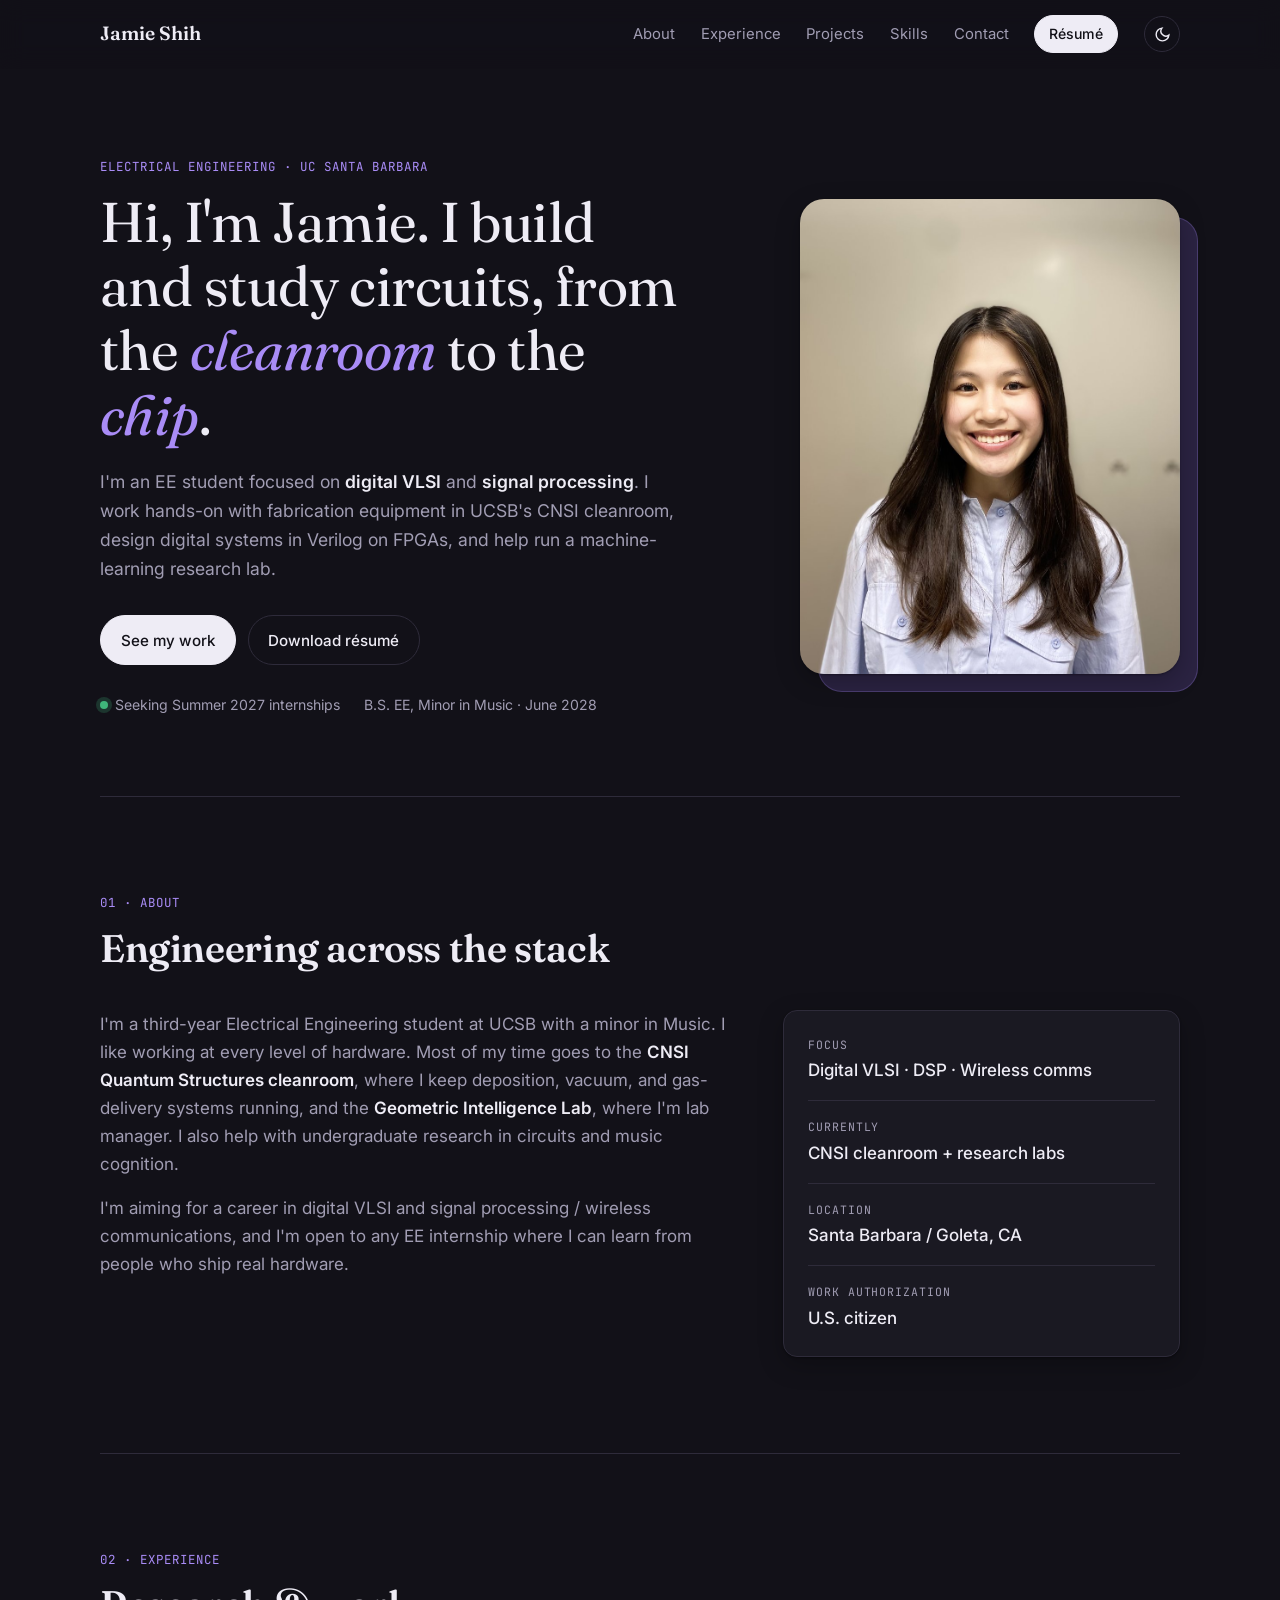
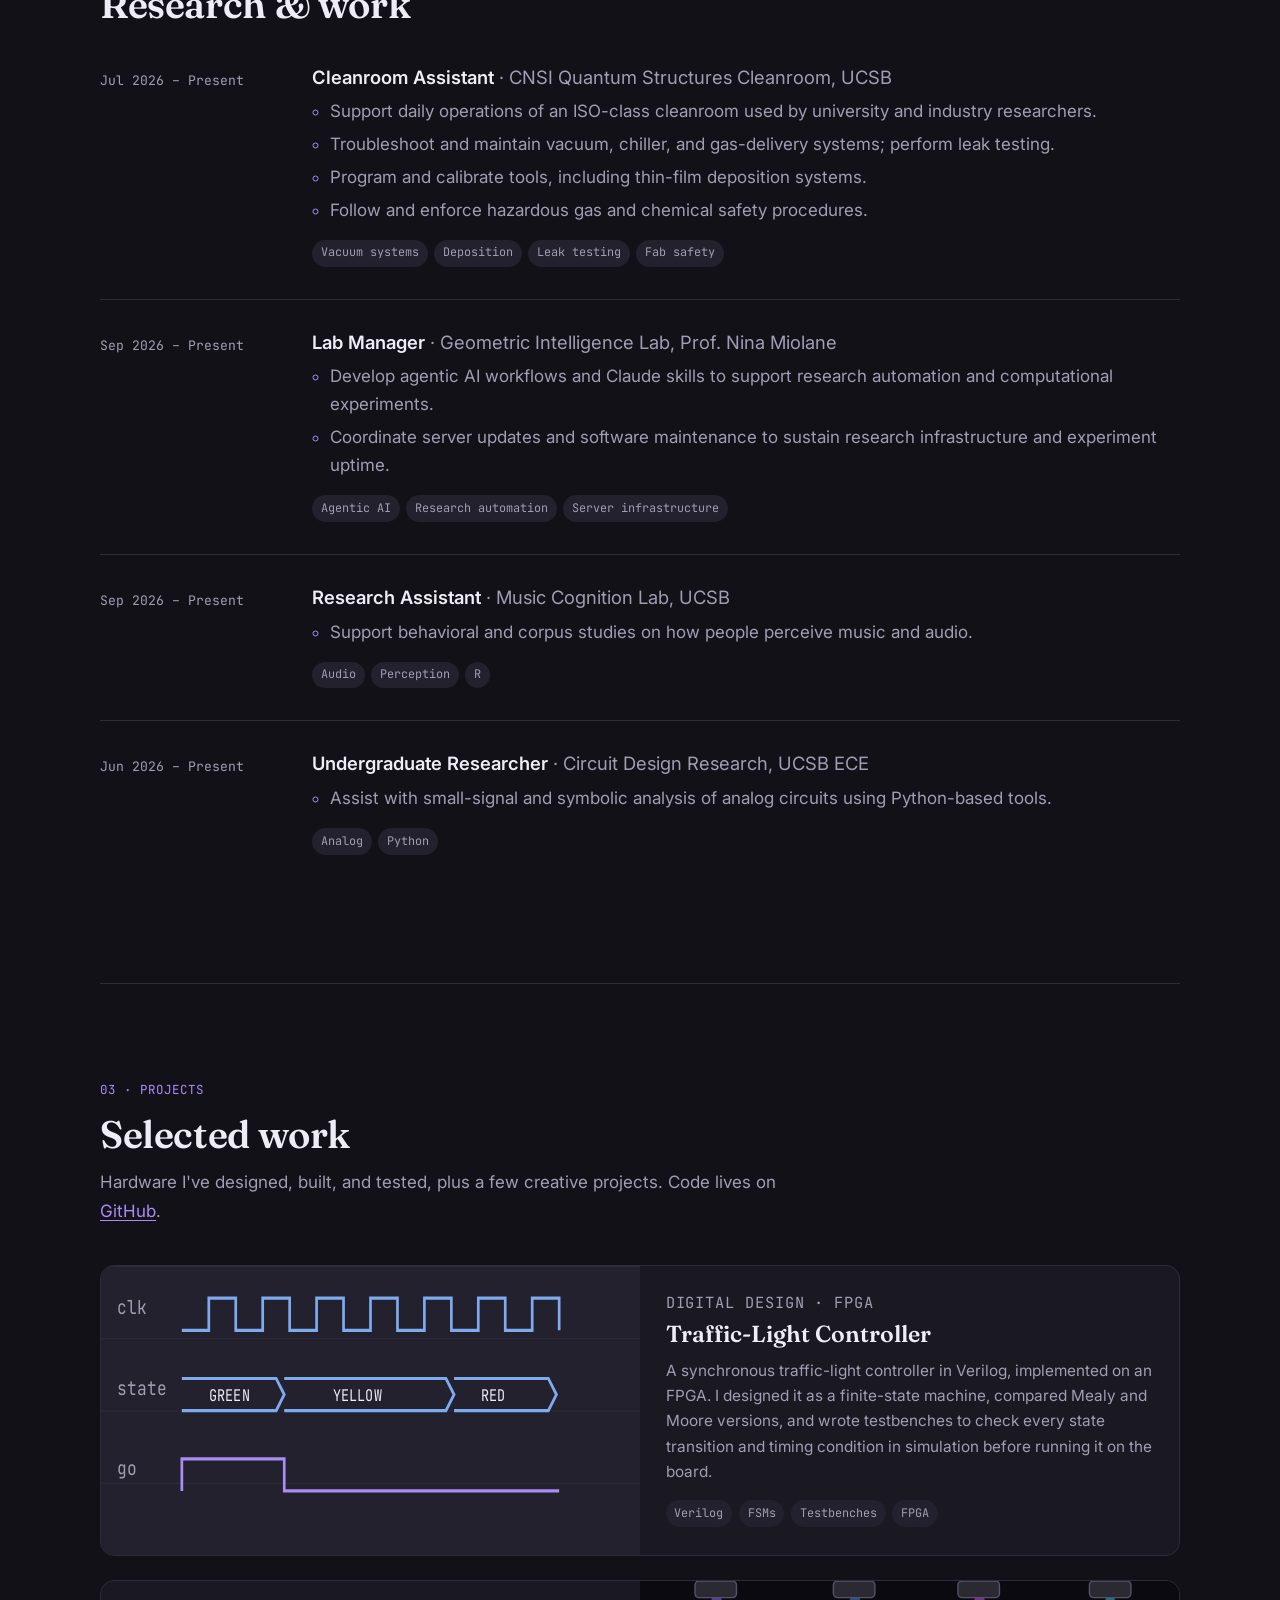
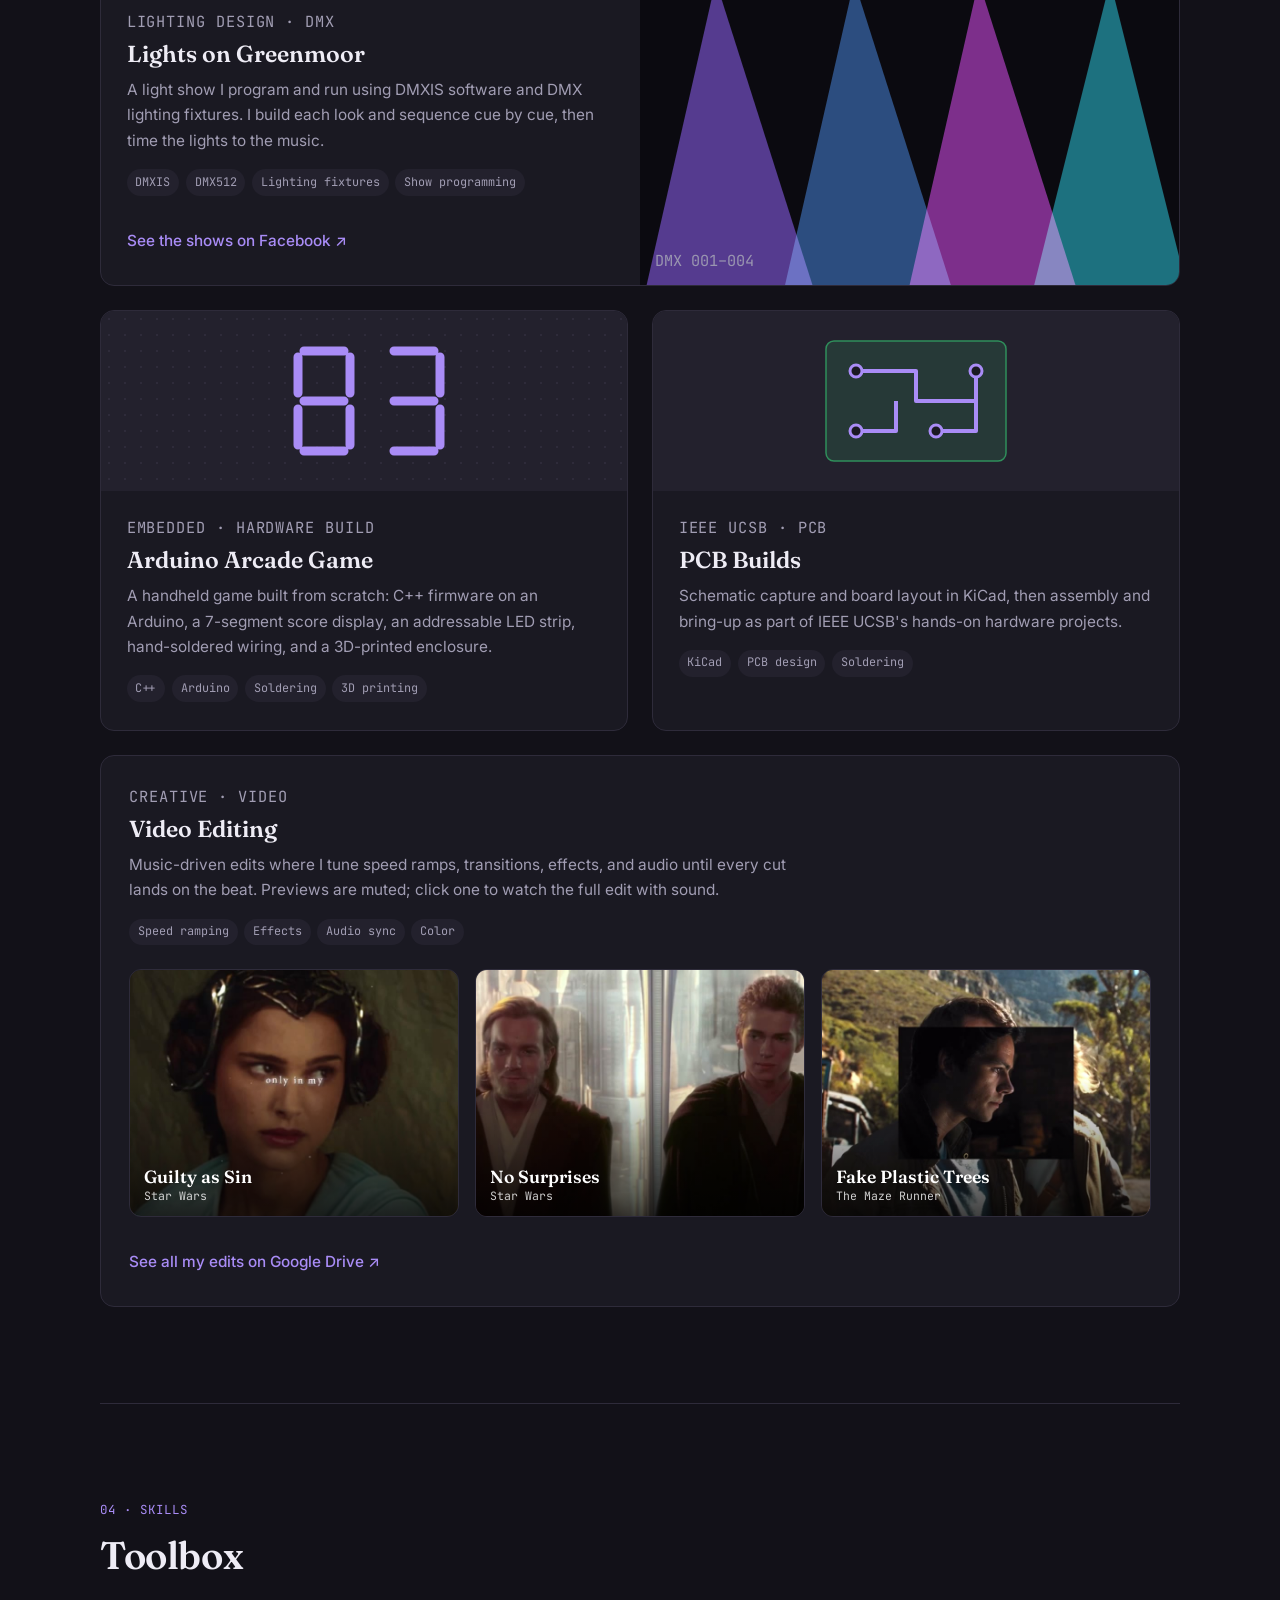
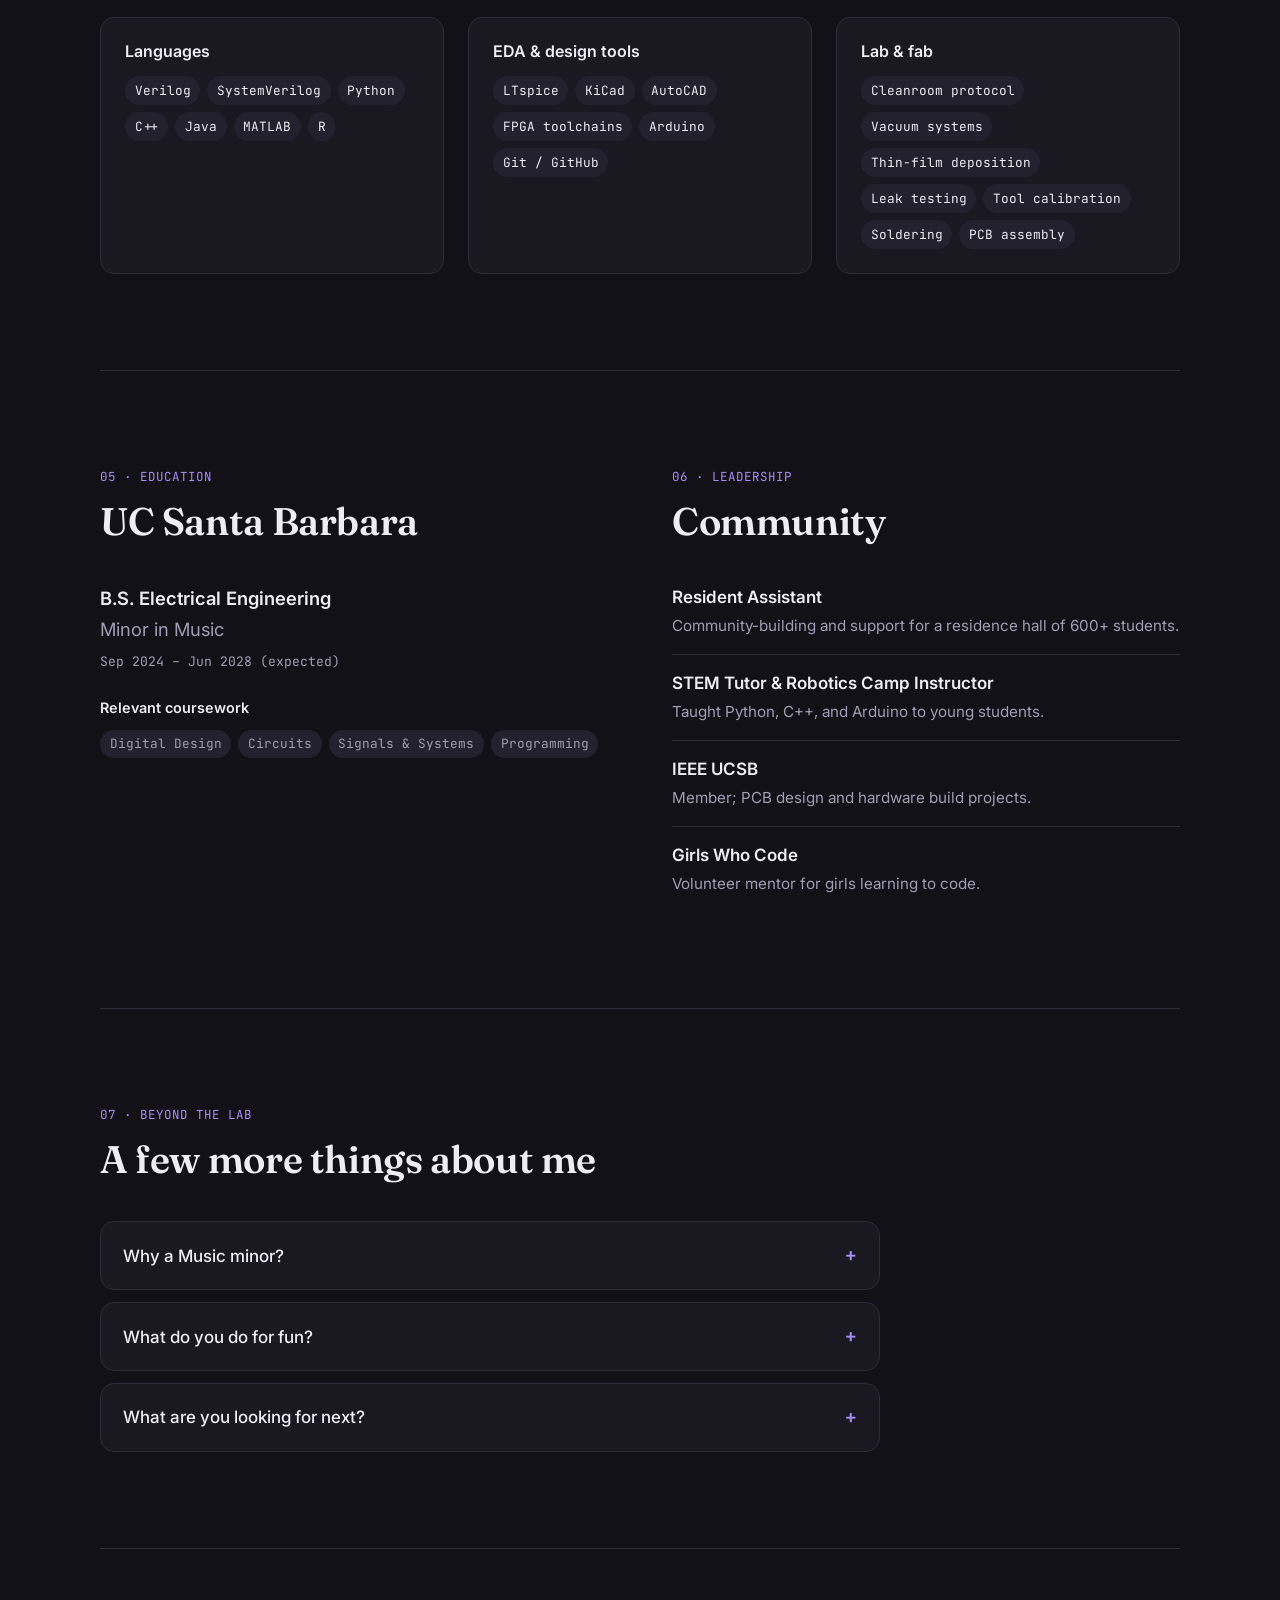
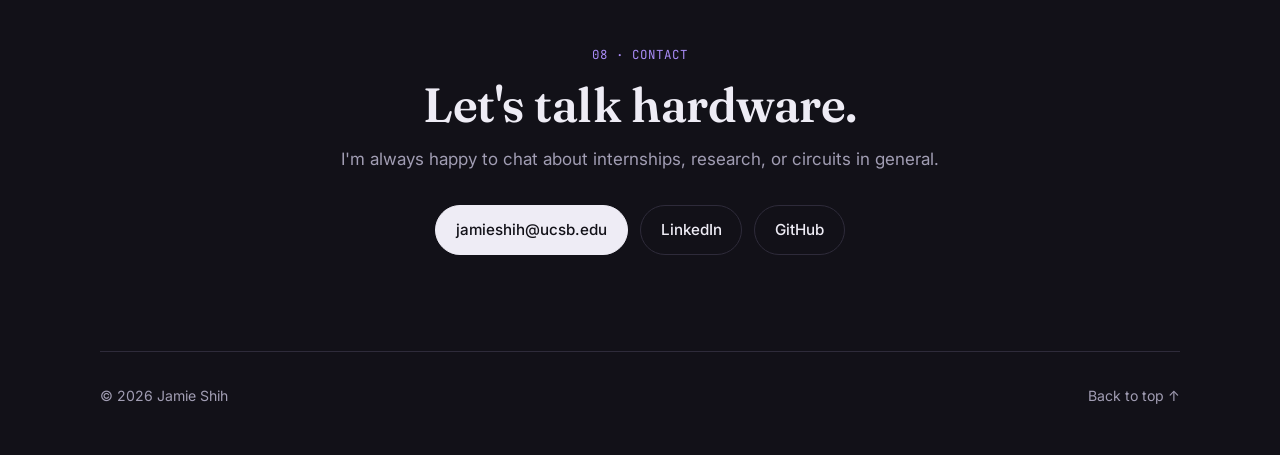
<file: index.html>
<!DOCTYPE html>
<html lang="en" data-theme="dark">
<head>
  <meta charset="UTF-8">
  <meta name="viewport" content="width=device-width, initial-scale=1.0">
  <meta name="theme-color" content="#121118">
  <title>Jamie Shih · Electrical Engineering</title>
  <meta name="description" content="Jamie Shih — Electrical Engineering student at UC Santa Barbara working on digital VLSI, signal processing, and cleanroom fabrication.">
  <meta property="og:title" content="Jamie Shih · Electrical Engineering">
  <meta property="og:description" content="EE @ UCSB · Digital VLSI, signal processing, cleanroom fabrication.">
  <meta property="og:image" content="images/jamie.jpg">
  <link rel="icon" href="data:image/svg+xml,%3Csvg xmlns='http://www.w3.org/2000/svg' viewBox='0 0 32 32'%3E%3Crect width='32' height='32' rx='8' fill='%236c4ccf'/%3E%3Ctext x='16' y='22' font-family='Arial' font-weight='700' font-size='15' text-anchor='middle' fill='white'%3EJS%3C/text%3E%3C/svg%3E">
  <link rel="preconnect" href="https://fonts.googleapis.com">
  <link rel="preconnect" href="https://fonts.gstatic.com" crossorigin>
  <link href="https://fonts.googleapis.com/css2?family=Fraunces:opsz,wght@9..144,400;9..144,600&family=Inter:wght@400;500;600&family=JetBrains+Mono:wght@400;500&display=swap" rel="stylesheet">
  <link rel="stylesheet" href="style.css">
  <script>
    // Apply saved theme before paint to avoid a flash
    try { const t = localStorage.getItem('theme'); if (t) document.documentElement.dataset.theme = t; } catch (e) {}
  </script>
</head>
<body>
  <a class="skip" href="#main">Skip to content</a>

  <!-- ============ NAV ============ -->
  <header class="nav" id="top">
    <div class="wrap nav__inner">
      <a href="#top" class="nav__logo">Jamie Shih</a>
      <button class="nav__toggle" aria-label="Open menu" aria-expanded="false" aria-controls="nav-links">
        <span></span><span></span>
      </button>
      <nav id="nav-links" class="nav__links" aria-label="Primary">
        <a href="#about">About</a>
        <a href="#experience">Experience</a>
        <a href="#projects">Projects</a>
        <a href="#skills">Skills</a>
        <a href="#contact">Contact</a>
        <a href="resume.pdf" class="btn btn--small" target="_blank" rel="noopener">Résumé</a>
        <button class="theme-toggle" aria-label="Toggle dark mode" title="Toggle theme">
          <svg class="i-sun" viewBox="0 0 24 24" aria-hidden="true"><circle cx="12" cy="12" r="4"/><path d="M12 2v2M12 20v2M4.9 4.9l1.4 1.4M17.7 17.7l1.4 1.4M2 12h2M20 12h2M4.9 19.1l1.4-1.4M17.7 6.3l1.4-1.4"/></svg>
          <svg class="i-moon" viewBox="0 0 24 24" aria-hidden="true"><path d="M21 12.8A9 9 0 1 1 11.2 3a7 7 0 0 0 9.8 9.8z"/></svg>
        </button>
      </nav>
    </div>
  </header>

  <main id="main">

    <!-- ============ HERO ============ -->
    <section class="hero wrap">
      <div class="hero__text">
        <p class="eyebrow">Electrical Engineering · UC Santa Barbara</p>
        <h1>Hi, I'm Jamie. I build and study circuits, from the <em>cleanroom</em> to the <em>chip</em>.</h1>
        <p class="lede">
          I'm an EE student focused on <strong>digital VLSI</strong> and <strong>signal processing</strong>.
          I work hands-on with fabrication equipment in UCSB's CNSI cleanroom, design digital
          systems in Verilog on FPGAs, and help run a machine-learning research lab.
        </p>
        <div class="hero__cta">
          <a href="#projects" class="btn">See my work</a>
          <a href="resume.pdf" class="btn btn--ghost" target="_blank" rel="noopener">Download résumé</a>
        </div>
        <ul class="hero__meta">
          <li><span class="dot dot--live"></span>Seeking Summer 2027 internships</li>
          <li>B.S. EE, Minor in Music · June 2028</li>
        </ul>
      </div>
      <figure class="hero__photo">
        <img src="images/jamie.jpg" alt="Portrait of Jamie Shih" width="883" height="1200">
      </figure>
    </section>

    <!-- ============ ABOUT ============ -->
    <section id="about" class="section wrap">
      <div class="section__head">
        <p class="eyebrow">01 · About</p>
        <h2>Engineering across the stack</h2>
      </div>
      <div class="about">
        <div class="about__body">
          <p>
            I'm a third-year Electrical Engineering student at UCSB with a minor in Music.
            I like working at every level of hardware. Most of my time goes to the
            <strong>CNSI Quantum Structures cleanroom</strong>, where I keep deposition, vacuum,
            and gas-delivery systems running, and the <strong>Geometric Intelligence Lab</strong>,
            where I'm lab manager. I also help with undergraduate research in circuits and music cognition.
          </p>
          <p>
            I'm aiming for a career in digital VLSI and signal processing / wireless communications,
            and I'm open to any EE internship where I can learn from people who ship real hardware.
          </p>
        </div>
        <dl class="facts">
          <div><dt>Focus</dt><dd>Digital VLSI · DSP · Wireless comms</dd></div>
          <div><dt>Currently</dt><dd>CNSI cleanroom + research labs</dd></div>
          <div><dt>Location</dt><dd>Santa Barbara / Goleta, CA</dd></div>
          <div><dt>Work authorization</dt><dd>U.S. citizen</dd></div>
        </dl>
      </div>
    </section>

    <!-- ============ EXPERIENCE ============ -->
    <section id="experience" class="section wrap">
      <div class="section__head">
        <p class="eyebrow">02 · Experience</p>
        <h2>Research &amp; work</h2>
      </div>

      <ol class="timeline">
        <li class="job">
          <div class="job__when">Jul 2026 – Present</div>
          <div class="job__body">
            <h3>Cleanroom Assistant <span>· CNSI Quantum Structures Cleanroom, UCSB</span></h3>
            <ul>
              <li>Support daily operations of an ISO-class cleanroom used by university and industry researchers.</li>
              <li>Troubleshoot and maintain vacuum, chiller, and gas-delivery systems; perform leak testing.</li>
              <li>Program and calibrate tools, including thin-film deposition systems.</li>
              <li>Follow and enforce hazardous gas and chemical safety procedures.</li>
            </ul>
            <p class="tags"><span>Vacuum systems</span><span>Deposition</span><span>Leak testing</span><span>Fab safety</span></p>
          </div>
        </li>

        <li class="job">
          <div class="job__when">Sep 2026 – Present</div>
          <div class="job__body">
            <h3>Lab Manager <span>· Geometric Intelligence Lab, Prof. Nina Miolane</span></h3>
            <ul>
              <li>Develop agentic AI workflows and Claude skills to support research automation and computational experiments.</li>
              <li>Coordinate server updates and software maintenance to sustain research infrastructure and experiment uptime.</li>
            </ul>
            <p class="tags"><span>Agentic AI</span><span>Research automation</span><span>Server infrastructure</span></p>
          </div>
        </li>

        <li class="job">
          <div class="job__when">Sep 2026 – Present</div>
          <div class="job__body">
            <h3>Research Assistant <span>· Music Cognition Lab, UCSB</span></h3>
            <ul>
              <li>Support behavioral and corpus studies on how people perceive music and audio.</li>
            </ul>
            <p class="tags"><span>Audio</span><span>Perception</span><span>R</span></p>
          </div>
        </li>
        <li class="job">
          <div class="job__when">Jun 2026 – Present</div>
          <div class="job__body">
            <h3>Undergraduate Researcher <span>· Circuit Design Research, UCSB ECE</span></h3>
            <ul>
              <li>Assist with small-signal and symbolic analysis of analog circuits using Python-based tools.</li>
            </ul>
            <p class="tags"><span>Analog</span><span>Python</span></p>
          </div>
        </li>
      </ol>
    </section>

    <!-- ============ PROJECTS ============ -->
    <section id="projects" class="section wrap">
      <div class="section__head">
        <p class="eyebrow">03 · Projects</p>
        <h2>Selected work</h2>
        <p class="section__sub">Hardware I've designed, built, and tested, plus a few creative projects. Code lives on <a href="https://github.com/jamiedshih" target="_blank" rel="noopener">GitHub</a>.</p>
      </div>

      <div class="projects">
        <!-- Project card: to add a photo, replace the <svg> inside .card__media with
             <img src="images/your-photo.jpg" alt="description"> -->
        <article class="card card--feature">
          <div class="card__media card__media--wave" aria-hidden="true">
            <svg viewBox="0 0 400 180" preserveAspectRatio="none">
              <g class="wave">
                <text x="12" y="30">clk</text>
                <path d="M60 40 h20 v-20 h20 v20 h20 v-20 h20 v20 h20 v-20 h20 v20 h20 v-20 h20 v20 h20 v-20 h20 v20 h20 v-20 h20 v20 h20 v-20 h20 v20"/>
                <text x="12" y="80">state</text>
                <path d="M60 70 h70 l6 10 l-6 10 h-70 M136 70 h120 l6 10 l-6 10 h-120 M262 70 h70 l6 10 l-6 10 h-70"/>
                <text x="80" y="84" class="lbl">GREEN</text><text x="172" y="84" class="lbl">YELLOW</text><text x="282" y="84" class="lbl">RED</text>
                <text x="12" y="130">go</text>
                <path class="hi" d="M60 140 v-20 h76 v20 h204"/>
              </g>
            </svg>
          </div>
          <div class="card__body">
            <p class="card__kicker">Digital design · FPGA</p>
            <h3>Traffic-Light Controller</h3>
            <p>A synchronous traffic-light controller in Verilog, implemented on an FPGA. I designed it as a finite-state machine, compared Mealy and Moore versions, and wrote testbenches to check every state transition and timing condition in simulation before running it on the board.</p>
            <p class="tags"><span>Verilog</span><span>FSMs</span><span>Testbenches</span><span>FPGA</span></p>
            <!-- <a class="card__link" href="https://github.com/jamiedshih/REPO">View code →</a> -->
          </div>
        </article>

        <article class="card card--feature card--reverse">
          <!-- To show a video here, replace the <svg> with:
               <video src="videos/lightshow.mp4" poster="images/lightshow.jpg" autoplay muted loop playsinline></video> -->
          <div class="card__media card__media--stage" aria-hidden="true">
            <svg viewBox="0 0 400 220" preserveAspectRatio="xMidYMid slice">
              <g class="beams">
                <path class="b1" d="M60 0 L10 220 H130 Z"/>
                <path class="b2" d="M160 0 L110 220 H230 Z"/>
                <path class="b3" d="M250 0 L200 220 H320 Z"/>
                <path class="b4" d="M345 0 L290 220 H400 Z"/>
              </g>
              <g class="fixtures">
                <rect x="45" y="0" width="30" height="12" rx="3"/><rect x="145" y="0" width="30" height="12" rx="3"/>
                <rect x="235" y="0" width="30" height="12" rx="3"/><rect x="330" y="0" width="30" height="12" rx="3"/>
              </g>
              <g class="dmx">
                <text x="16" y="206">DMX 001–004</text>
              </g>
            </svg>
          </div>
          <div class="card__body">
            <p class="card__kicker">Lighting design · DMX</p>
            <h3>Lights on Greenmoor</h3>
            <!-- Check this description and add details: how many fixtures/channels, how long each show runs, how many shows. -->
            <p>A light show I program and run using DMXIS software and DMX lighting fixtures. I build each look and sequence cue by cue, then time the lights to the music.</p>
            <p class="tags"><span>DMXIS</span><span>DMX512</span><span>Lighting fixtures</span><span>Show programming</span></p>
            <p class="card__links"><a class="card__link" href="https://www.facebook.com/p/Lights-on-Greenmoor-100088419817607/" target="_blank" rel="noopener">See the shows on Facebook ↗</a></p>
          </div>
        </article>

        <article class="card">
          <div class="card__media card__media--grid" aria-hidden="true">
            <svg viewBox="0 0 400 180">
              <g class="seg">
                <path d="M140 40 h40 M186 46 v36 M186 98 v36 M140 140 h40 M134 98 v36 M134 46 v36 M140 90 h40"/>
                <path d="M230 40 h40 M276 46 v36 M276 98 v36 M230 140 h40 M230 90 h40" />
              </g>
            </svg>
          </div>
          <div class="card__body">
            <p class="card__kicker">Embedded · Hardware build</p>
            <h3>Arduino Arcade Game</h3>
            <p>A handheld game built from scratch: C++ firmware on an Arduino, a 7-segment score display, an addressable LED strip, hand-soldered wiring, and a 3D-printed enclosure.</p>
            <p class="tags"><span>C++</span><span>Arduino</span><span>Soldering</span><span>3D printing</span></p>
          </div>
        </article>


        <article class="card">
          <div class="card__media card__media--pcb" aria-hidden="true">
            <svg viewBox="0 0 400 180">
              <rect x="110" y="30" width="180" height="120" rx="8" class="board"/>
              <path class="trace" d="M140 60 h60 v30 h60 M140 120 h40 v-30 M260 60 v60 h-40"/>
              <circle cx="140" cy="60" r="6"/><circle cx="140" cy="120" r="6"/><circle cx="260" cy="60" r="6"/><circle cx="220" cy="120" r="6"/>
            </svg>
          </div>
          <div class="card__body">
            <p class="card__kicker">IEEE UCSB · PCB</p>
            <h3>PCB Builds</h3>
            <p>Schematic capture and board layout in KiCad, then assembly and bring-up as part of IEEE UCSB's hands-on hardware projects.</p>
            <p class="tags"><span>KiCad</span><span>PCB design</span><span>Soldering</span></p>
          </div>
        </article>
      </div>

      <article class="card card--wide">
        <div class="card__body">
          <p class="card__kicker">Creative · Video</p>
          <h3>Video Editing</h3>
          <p>Music-driven edits where I tune speed ramps, transitions, effects, and audio until every cut lands on the beat. Previews are muted; click one to watch the full edit with sound.</p>
          <p class="tags"><span>Speed ramping</span><span>Effects</span><span>Audio sync</span><span>Color</span></p>
          <div class="reels">
            <a class="reel" href="https://drive.google.com/drive/folders/1jq04JlApje48uS0ROZpuoHfHJ_nG6YZg?usp=sharing" target="_blank" rel="noopener">
              <video muted loop playsinline preload="none" poster="edit-guilty-as-sin.jpg" aria-label="Preview of my Guilty as Sin edit">
                <source src="edit-guilty-as-sin.mp4" type="video/mp4">
              </video>
              <span class="reel__cap"><strong>Guilty as Sin</strong><span>Star Wars</span></span>
              <span class="reel__play">▶ Watch with sound</span>
            </a>
            <a class="reel" href="https://drive.google.com/drive/folders/1jq04JlApje48uS0ROZpuoHfHJ_nG6YZg?usp=sharing" target="_blank" rel="noopener">
              <video muted loop playsinline preload="none" poster="edit-no-surprises.jpg" aria-label="Preview of my No Surprises edit">
                <source src="edit-no-surprises.mp4" type="video/mp4">
              </video>
              <span class="reel__cap"><strong>No Surprises</strong><span>Star Wars</span></span>
              <span class="reel__play">▶ Watch with sound</span>
            </a>
            <a class="reel" href="https://drive.google.com/drive/folders/1jq04JlApje48uS0ROZpuoHfHJ_nG6YZg?usp=sharing" target="_blank" rel="noopener">
              <video muted loop playsinline preload="none" poster="edit-fake-plastic-trees.jpg" aria-label="Preview of my Fake Plastic Trees edit">
                <source src="edit-fake-plastic-trees.mp4" type="video/mp4">
              </video>
              <span class="reel__cap"><strong>Fake Plastic Trees</strong><span>The Maze Runner</span></span>
              <span class="reel__play">▶ Watch with sound</span>
            </a>
          </div>
          <p class="card__links"><a class="card__link" href="https://drive.google.com/drive/folders/1jq04JlApje48uS0ROZpuoHfHJ_nG6YZg?usp=sharing" target="_blank" rel="noopener">See all my edits on Google Drive ↗</a></p>
        </div>
      </article>
    </section>

    <!-- ============ SKILLS ============ -->
    <section id="skills" class="section wrap">
      <div class="section__head">
        <p class="eyebrow">04 · Skills</p>
        <h2>Toolbox</h2>
      </div>
      <div class="skills">
        <div class="skill-group">
          <h3>Languages</h3>
          <p class="chips"><span>Verilog</span><span>SystemVerilog</span><span>Python</span><span>C++</span><span>Java</span><span>MATLAB</span><span>R</span></p>
        </div>
        <div class="skill-group">
          <h3>EDA &amp; design tools</h3>
          <p class="chips"><span>LTspice</span><span>KiCad</span><span>AutoCAD</span><span>FPGA toolchains</span><span>Arduino</span><span>Git / GitHub</span></p>
        </div>
        <div class="skill-group">
          <h3>Lab &amp; fab</h3>
          <p class="chips"><span>Cleanroom protocol</span><span>Vacuum systems</span><span>Thin-film deposition</span><span>Leak testing</span><span>Tool calibration</span><span>Soldering</span><span>PCB assembly</span></p>
        </div>
      </div>
    </section>

    <!-- ============ EDUCATION + LEADERSHIP ============ -->
    <section id="education" class="section wrap">
      <div class="two-col">
        <div>
          <div class="section__head">
            <p class="eyebrow">05 · Education</p>
            <h2>UC Santa Barbara</h2>
          </div>
          <div class="edu">
            <p class="edu__degree">B.S. Electrical Engineering<br><span>Minor in Music</span></p>
            <p class="edu__when">Sep 2024 – Jun 2028 (expected)</p>
            <!-- Add your GPA here if ≥ 3.3, e.g. <p class="edu__when">GPA 3.x</p> -->
            <p class="edu__label">Relevant coursework</p>
            <!-- Edit this list to match the courses you've finished -->
            <p class="chips chips--quiet"><span>Digital Design</span><span>Circuits</span><span>Signals &amp; Systems</span><span>Programming</span></p>
          </div>
        </div>
        <div>
          <div class="section__head">
            <p class="eyebrow">06 · Leadership</p>
            <h2>Community</h2>
          </div>
          <ul class="lead">
            <li><strong>Resident Assistant</strong><span>Community-building and support for a residence hall of 600+ students.</span></li>
            <li><strong>STEM Tutor &amp; Robotics Camp Instructor</strong><span>Taught Python, C++, and Arduino to young students.</span></li>
            <li><strong>IEEE UCSB</strong><span>Member; PCB design and hardware build projects.</span></li>
            <li><strong>Girls Who Code</strong><span>Volunteer mentor for girls learning to code.</span></li>
          </ul>
        </div>
      </div>
    </section>

    <!-- ============ BEYOND ============ -->
    <section class="section wrap">
      <div class="section__head">
        <p class="eyebrow">07 · Beyond the lab</p>
        <h2>A few more things about me</h2>
      </div>
      <div class="faq">
        <details>
          <summary>Why a Music minor?</summary>
          <p>Music and signal processing are closer than they look. Audio is where I first got curious about filters and frequency response, and my work in the Music Cognition Lab keeps me thinking about how people actually hear signals.</p>
        </details>
        <details>
          <summary>What do you do for fun?</summary>
          <p>Video editing is my most consistent hobby: tweaking velocity, effects, and audio until a clip feels right (<a href="https://drive.google.com/drive/folders/1jq04JlApje48uS0ROZpuoHfHJ_nG6YZg?usp=sharing" target="_blank" rel="noopener">see some of my edits</a>). I also program and run the <a href="https://www.facebook.com/p/Lights-on-Greenmoor-100088419817607/" target="_blank" rel="noopener">Lights on Greenmoor</a> light show. I'm also a big Star Wars fan, and I like channeling that into the things I design and build.</p>
        </details>
        <details>
          <summary>What are you looking for next?</summary>
          <p>Summer 2027 internships in digital design, verification, signal processing, semiconductor process/equipment, or test engineering. I'm also open to part-time roles in the Santa Barbara / Goleta area during the school year.</p>
        </details>
      </div>
    </section>

    <!-- ============ CONTACT ============ -->
    <section id="contact" class="section wrap contact">
      <p class="eyebrow">08 · Contact</p>
      <h2>Let's talk hardware.</h2>
      <p class="section__sub">I'm always happy to chat about internships, research, or circuits in general.</p>
      <div class="contact__links">
        <a class="btn" href="mailto:jamieshih@ucsb.edu">jamieshih@ucsb.edu</a>
        <a class="btn btn--ghost" href="https://www.linkedin.com/in/jamie-shih-13960020b" target="_blank" rel="noopener">LinkedIn</a>
        <a class="btn btn--ghost" href="https://github.com/jamiedshih" target="_blank" rel="noopener">GitHub</a>
      </div>
    </section>
  </main>

  <footer class="footer wrap">
    <p>© <span id="year">2026</span> Jamie Shih</p>
    <p><a href="#top">Back to top ↑</a></p>
  </footer>

  <script>
    // Mobile menu
    const toggle = document.querySelector('.nav__toggle');
    const links = document.getElementById('nav-links');
    toggle.addEventListener('click', () => {
      const open = links.classList.toggle('open');
      toggle.setAttribute('aria-expanded', open);
    });
    links.querySelectorAll('a').forEach(a => a.addEventListener('click', () => {
      links.classList.remove('open'); toggle.setAttribute('aria-expanded', false);
    }));

    // Theme toggle
    document.querySelector('.theme-toggle').addEventListener('click', () => {
      const root = document.documentElement;
      const isDark = root.dataset.theme ? root.dataset.theme === 'dark'
        : matchMedia('(prefers-color-scheme: dark)').matches;
      root.dataset.theme = isDark ? 'light' : 'dark';
      try { localStorage.setItem('theme', root.dataset.theme); } catch (e) {}
    });

    // Reveal on scroll
    const io = 'IntersectionObserver' in window && new IntersectionObserver(entries => {
      entries.forEach(e => { if (e.isIntersecting) { e.target.classList.add('in'); io.unobserve(e.target); } });
    }, { threshold: 0.12 });
    document.querySelectorAll('.section, .card, .job').forEach(el => {
      if (io) { el.classList.add('reveal'); io.observe(el); }
    });

    // Play video previews only while they're on screen (and not for reduced-motion users)
    const reduce = matchMedia('(prefers-reduced-motion: reduce)').matches;
    if (!reduce && 'IntersectionObserver' in window) {
      const vio = new IntersectionObserver(entries => entries.forEach(e => {
        const v = e.target;
        if (e.isIntersecting) { v.preload = 'auto'; v.play().catch(() => {}); } else { v.pause(); }
      }), { threshold: 0.35 });
      document.querySelectorAll('.reel video').forEach(v => vio.observe(v));
    }

    document.getElementById('year').textContent = new Date().getFullYear();
  </script>
</body>
</html>
</file>
<file: style.css>
/* ==========================================================
   Jamie Shih — portfolio
   Colors are tokens: edit them here to re-theme the whole site.
   ========================================================== */
:root {
  --bg: #f8f7fb;
  --surface: #ffffff;
  --surface-2: #efedf6;
  --text: #1b1a22;
  --muted: #625f70;
  --line: #e3e0ec;
  --accent: #6c4ccf;        /* purple */
  --accent-2: #3f7fd6;      /* cool blue, secondary */
  --accent-soft: #ebe5fb;
  --shadow: 0 1px 2px rgba(30, 20, 60, .05), 0 8px 24px rgba(30, 20, 60, .07);

  --serif: 'Fraunces', Georgia, serif;
  --sans: 'Inter', system-ui, -apple-system, 'Segoe UI', sans-serif;
  --mono: 'JetBrains Mono', ui-monospace, Menlo, monospace;
  --radius: 14px;
  color-scheme: light;
}

@media (prefers-color-scheme: dark) {
  :root:not([data-theme="light"]) {
    --bg: #121118; --surface: #1a1922; --surface-2: #23212d; --text: #eeecf5;
    --muted: #a19db3; --line: #2e2b3a; --accent: #a98cf6; --accent-2: #7eaaf0;
    --accent-soft: #2b2342; --shadow: 0 1px 2px rgba(0,0,0,.3), 0 8px 24px rgba(0,0,0,.25);
    color-scheme: dark;
  }
}
:root[data-theme="dark"] {
  --bg: #121118; --surface: #1a1922; --surface-2: #23212d; --text: #eeecf5;
  --muted: #a19db3; --line: #2e2b3a; --accent: #a98cf6; --accent-2: #7eaaf0;
  --accent-soft: #2b2342; --shadow: 0 1px 2px rgba(0,0,0,.3), 0 8px 24px rgba(0,0,0,.25);
  color-scheme: dark;
}

/* ---------- Base ---------- */
*, *::before, *::after { box-sizing: border-box; margin: 0; padding: 0; }
html { scroll-behavior: smooth; scroll-padding-top: 80px; }
body {
  font-family: var(--sans);
  font-size: 17px;
  line-height: 1.65;
  color: var(--text);
  background: var(--bg);
  -webkit-font-smoothing: antialiased;
  transition: background .3s, color .3s;
}
img { max-width: 100%; display: block; }
a { color: inherit; }
strong { font-weight: 600; }
::selection { background: var(--accent-soft); }

.wrap { width: min(1080px, 100% - 32px); margin-inline: auto; }

.skip { position: absolute; left: -9999px; }
.skip:focus { left: 16px; top: 16px; z-index: 100; background: var(--surface); padding: 8px 12px; border-radius: 8px; }

h1, h2, h3 { line-height: 1.15; font-weight: 600; }
h1, h2 { font-family: var(--serif); letter-spacing: -.01em; }
h2 { font-size: clamp(1.8rem, 3.5vw, 2.4rem); }
h3 { font-size: 1.1rem; }

.eyebrow {
  font-family: var(--mono);
  font-size: .78rem;
  letter-spacing: .08em;
  text-transform: uppercase;
  color: var(--accent);
  margin-bottom: .75rem;
}

/* ---------- Buttons ---------- */
.btn {
  display: inline-flex; align-items: center; gap: .5em;
  padding: .75em 1.3em;
  border-radius: 999px;
  background: var(--text);
  color: var(--bg);
  font-weight: 500;
  font-size: .95rem;
  text-decoration: none;
  border: 1px solid var(--text);
  transition: transform .15s ease, background .2s, color .2s;
}
.btn:hover { transform: translateY(-2px); }
.btn--ghost { background: transparent; color: var(--text); border-color: var(--line); }
.btn--ghost:hover { border-color: var(--text); }
.btn--small { padding: .45em 1em; font-size: .88rem; }
:focus-visible { outline: 2px solid var(--accent); outline-offset: 3px; border-radius: 6px; }

/* ---------- Nav ---------- */
.nav {
  position: sticky; top: 0; z-index: 50;
  background: color-mix(in srgb, var(--bg) 82%, transparent);
  backdrop-filter: saturate(160%) blur(12px);
  -webkit-backdrop-filter: saturate(160%) blur(12px);
  border-bottom: 1px solid transparent;
}
.nav__inner { display: flex; align-items: center; justify-content: space-between; height: 68px; }
.nav__logo { font-family: var(--serif); font-weight: 600; font-size: 1.2rem; text-decoration: none; }
.nav__links { display: flex; align-items: center; gap: 1.6rem; }
.nav__links > a:not(.btn) { text-decoration: none; font-size: .93rem; color: var(--muted); transition: color .2s; }
.nav__links > a:not(.btn):hover { color: var(--text); }

.theme-toggle {
  width: 36px; height: 36px; border-radius: 50%;
  border: 1px solid var(--line); background: transparent; color: var(--text);
  display: grid; place-items: center; cursor: pointer;
}
.theme-toggle svg { width: 17px; height: 17px; fill: none; stroke: currentColor; stroke-width: 2; stroke-linecap: round; }
.i-moon { display: none; }
:root[data-theme="dark"] .i-sun { display: none; }
:root[data-theme="dark"] .i-moon { display: block; }
@media (prefers-color-scheme: dark) {
  :root:not([data-theme="light"]) .i-sun { display: none; }
  :root:not([data-theme="light"]) .i-moon { display: block; }
}

.nav__toggle { display: none; background: none; border: 0; width: 40px; height: 40px; cursor: pointer; position: relative; }
.nav__toggle span { position: absolute; left: 10px; right: 10px; height: 2px; background: var(--text); transition: transform .25s; }
.nav__toggle span:first-child { top: 15px; }
.nav__toggle span:last-child { top: 23px; }
.nav__toggle[aria-expanded="true"] span:first-child { transform: translateY(4px) rotate(45deg); }
.nav__toggle[aria-expanded="true"] span:last-child { transform: translateY(-4px) rotate(-45deg); }

/* ---------- Hero ---------- */
.hero {
  display: grid;
  grid-template-columns: 1.35fr 1fr;
  gap: clamp(2rem, 5vw, 4.5rem);
  align-items: center;
  padding: clamp(2.5rem, 7vw, 5.5rem) 0 clamp(3rem, 7vw, 5rem);
}
.hero h1 { font-size: clamp(2.2rem, 5vw, 3.5rem); font-weight: 400; margin-bottom: 1.25rem; }
.hero h1 em { font-style: italic; color: var(--accent); }
.lede { font-size: 1.1rem; color: var(--muted); max-width: 36em; }
.lede strong { color: var(--text); }
.hero__cta { display: flex; flex-wrap: wrap; gap: .75rem; margin: 2rem 0 1.75rem; }
.hero__meta { list-style: none; display: flex; flex-wrap: wrap; gap: .5rem 1.5rem; font-size: .88rem; color: var(--muted); }
.hero__meta li { display: flex; align-items: center; gap: .5em; }
.dot { width: 8px; height: 8px; border-radius: 50%; background: var(--muted); }
.dot--live { background: #3fb67a; box-shadow: 0 0 0 4px color-mix(in srgb, #3fb67a 22%, transparent); }

.hero__photo { position: relative; justify-self: end; width: min(380px, 100%); }
.hero__photo::before {
  content: ""; position: absolute; inset: 18px -18px -18px 18px;
  border-radius: 24px; background: var(--accent-soft);
  border: 1px solid color-mix(in srgb, var(--accent) 25%, transparent);
}
.hero__photo img {
  position: relative; width: 100%; height: auto; aspect-ratio: 4 / 5; object-fit: cover; object-position: 50% 30%;
  border-radius: 24px; box-shadow: var(--shadow);
}

/* ---------- Sections ---------- */
.section { padding: clamp(3.5rem, 8vw, 6rem) 0; border-top: 1px solid var(--line); }
.section__head { margin-bottom: 2.5rem; }
.section__sub { color: var(--muted); margin-top: .75rem; max-width: 40em; }
.section__sub a { color: var(--accent); text-underline-offset: 3px; }

/* About */
.about { display: grid; grid-template-columns: 1.6fr 1fr; gap: 3rem; align-items: start; }
.about__body p + p { margin-top: 1rem; }
.about__body p { color: var(--muted); }
.about__body strong { color: var(--text); }
.facts { background: var(--surface); border: 1px solid var(--line); border-radius: var(--radius); padding: .5rem 1.5rem; box-shadow: var(--shadow); }
.facts div { padding: 1rem 0; border-bottom: 1px solid var(--line); }
.facts div:last-child { border-bottom: 0; }
.facts dt { font-family: var(--mono); font-size: .72rem; text-transform: uppercase; letter-spacing: .08em; color: var(--muted); }
.facts dd { font-weight: 500; margin-top: .15rem; }

/* Timeline */
.timeline { list-style: none; }
.job {
  display: grid; grid-template-columns: 180px 1fr; gap: 2rem;
  padding: 2rem 0; border-bottom: 1px solid var(--line);
}
.job:first-child { padding-top: 0; }
.job:last-child { border-bottom: 0; }
.job__when { font-family: var(--mono); font-size: .82rem; color: var(--muted); padding-top: .2rem; }
.job h3 { font-size: 1.15rem; margin-bottom: .6rem; }
.job h3 span { font-weight: 400; color: var(--muted); }
.job ul { padding-left: 1.1rem; color: var(--muted); }
.job li { margin: .3rem 0; }
.job li::marker { color: var(--accent); }

.tags { display: flex; flex-wrap: wrap; gap: .4rem; margin-top: 1rem; }
.tags span, .chips span {
  font-family: var(--mono); font-size: .74rem;
  padding: .3em .75em; border-radius: 999px;
  background: var(--surface-2); color: var(--muted);
}

/* Projects */
.projects { display: grid; grid-template-columns: repeat(2, 1fr); gap: 1.5rem; }
.card {
  background: var(--surface); border: 1px solid var(--line); border-radius: var(--radius);
  overflow: hidden; display: flex; flex-direction: column;
  transition: transform .25s ease, box-shadow .25s ease, border-color .25s;
}
.card:hover { transform: translateY(-4px); box-shadow: var(--shadow); border-color: color-mix(in srgb, var(--accent) 40%, var(--line)); }
.card--feature { grid-column: 1 / -1; flex-direction: row; }
.card--feature .card__media { flex: 1 1 50%; min-height: 260px; height: auto; }
.card--feature .card__body { flex: 1 1 50%; align-self: center; }
.card__media { height: 180px; background: var(--surface-2); position: relative; overflow: hidden; }
.card__media img, .card__media video { width: 100%; height: 100%; object-fit: cover; display: block; }
.card__media svg { width: 100%; height: 100%; }
.card__body { padding: 1.5rem 1.6rem 1.75rem; }
.card__kicker { font-family: var(--mono); font-size: .74rem; color: var(--accent); text-transform: uppercase; letter-spacing: .06em; margin-bottom: .4rem; }
.card h3 { font-family: var(--serif); font-size: 1.45rem; margin-bottom: .6rem; }
.card p { color: var(--muted); font-size: .96rem; }
.card__link { display: inline-block; margin-top: 1rem; font-weight: 500; color: var(--accent); text-decoration: none; }

/* Illustrations inside project cards */
.card__media--wave { background:
  linear-gradient(var(--line) 1px, transparent 1px) 0 0 / 100% 25%,
  var(--surface-2); }
.wave path { fill: none; stroke: var(--accent-2); stroke-width: 2; }
.wave path.hi { stroke: var(--accent); }
.wave text { font-family: var(--mono); font-size: 12px; fill: var(--muted); }
.wave text.lbl { font-size: 10px; fill: var(--text); }
.card__media--grid { background: radial-gradient(var(--line) 1.2px, transparent 1.2px) 0 0 / 16px 16px, var(--surface-2); }
.seg path { stroke: var(--accent); stroke-width: 9; stroke-linecap: round; fill: none; }
.card__media--bode .axis { fill: none; stroke: var(--muted); stroke-width: 1.5; }
.card__media--bode .curve { fill: none; stroke: var(--accent-2); stroke-width: 3; }
.card__media--bode circle { fill: var(--bg); stroke: var(--accent); stroke-width: 2.5; }
.card__media--bode text { font-family: var(--mono); font-size: 13px; fill: var(--muted); }
.card__media--pcb .board { fill: color-mix(in srgb, #2f8f5b 22%, var(--surface-2)); stroke: #2f8f5b; stroke-width: 1.5; }
.card__media--pcb .trace { fill: none; stroke: var(--accent); stroke-width: 4; stroke-linejoin: round; }
.card__media--pcb circle { fill: var(--surface); stroke: var(--accent); stroke-width: 3; }

/* Light show + video editing cards */
.card--reverse { flex-direction: row-reverse; }
.card__links { margin-top: 1rem; }
.card__link:hover { text-decoration: underline; text-underline-offset: 3px; }
.faq a { color: var(--accent); text-underline-offset: 3px; }
.card__media--stage { background: #0b0a10; }
.beams path { mix-blend-mode: screen; opacity: .55; animation: pulse 4s ease-in-out infinite; }
.beams .b1 { fill: #8b5cf6; }
.beams .b2 { fill: #3f7fd6; animation-delay: -1s; }
.beams .b3 { fill: #d946ef; animation-delay: -2s; }
.beams .b4 { fill: #22c3d6; animation-delay: -3s; }
.fixtures rect { fill: #2b2a33; stroke: #55526a; }
.dmx text { font-family: var(--mono); font-size: 11px; fill: #9a96b0; }
@keyframes pulse { 0%, 100% { opacity: .15; } 50% { opacity: .7; } }

/* Video editing reel */
.card--wide { margin-top: 1.5rem; }
.card--wide .card__body { padding: 1.75rem 1.75rem 2rem; }
.card--wide > .card__body > p:not(.tags):not(.card__links):not(.card__kicker) { max-width: 44em; }
.reels { display: grid; grid-template-columns: repeat(3, 1fr); gap: 1rem; margin-top: 1.5rem; }
.reel {
  position: relative; display: block; aspect-ratio: 4 / 3; overflow: hidden;
  border-radius: 12px; background: #000; text-decoration: none; color: #fff;
  border: 1px solid var(--line);
}
.reel video { width: 100%; height: 100%; object-fit: cover; display: block; transition: transform .4s ease; }
.reel::after { content: ""; position: absolute; inset: 0; background: linear-gradient(to top, rgba(0,0,0,.75), transparent 55%); pointer-events: none; }
.reel__cap { position: absolute; left: 14px; bottom: 12px; z-index: 1; display: flex; flex-direction: column; line-height: 1.3; }
.reel__cap strong { font-family: var(--serif); font-size: 1.1rem; font-weight: 600; }
.reel__cap span { font-family: var(--mono); font-size: .72rem; opacity: .8; }
.reel__play {
  position: absolute; top: 12px; right: 12px; z-index: 1;
  font-size: .75rem; font-weight: 500; padding: .35em .8em; border-radius: 999px;
  background: color-mix(in srgb, var(--accent) 85%, transparent); color: #fff;
  opacity: 0; transform: translateY(-4px); transition: opacity .2s, transform .2s;
}
.reel:hover video { transform: scale(1.04); }
.reel:hover .reel__play, .reel:focus-visible .reel__play { opacity: 1; transform: none; }
@media (hover: none) { .reel__play { opacity: 1; transform: none; } }
@media (max-width: 760px) { .reels { grid-template-columns: 1fr; } }

/* Skills */
.skills { display: grid; grid-template-columns: repeat(3, 1fr); gap: 1.5rem; }
.skill-group { background: var(--surface); border: 1px solid var(--line); border-radius: var(--radius); padding: 1.5rem; }
.skill-group h3 { font-size: 1rem; margin-bottom: 1rem; }
.chips { display: flex; flex-wrap: wrap; gap: .45rem; }
.chips span { font-size: .8rem; color: var(--text); background: var(--surface-2); }
.chips--quiet span { color: var(--muted); }

/* Education + leadership */
.two-col { display: grid; grid-template-columns: 1fr 1fr; gap: 4rem; }
.edu__degree { font-size: 1.15rem; font-weight: 600; }
.edu__degree span { font-weight: 400; color: var(--muted); }
.edu__when { font-family: var(--mono); font-size: .82rem; color: var(--muted); margin: .4rem 0 1.5rem; }
.edu__label { font-size: .9rem; font-weight: 600; margin-bottom: .6rem; }
.lead { list-style: none; }
.lead li { padding: .9rem 0; border-bottom: 1px solid var(--line); }
.lead li:first-child { padding-top: 0; }
.lead li:last-child { border-bottom: 0; }
.lead strong { display: block; }
.lead span { color: var(--muted); font-size: .95rem; }

/* FAQ */
.faq { display: grid; gap: .75rem; max-width: 780px; }
details { background: var(--surface); border: 1px solid var(--line); border-radius: var(--radius); }
summary {
  cursor: pointer; list-style: none; padding: 1.1rem 1.4rem;
  font-weight: 500; display: flex; justify-content: space-between; align-items: center; gap: 1rem;
}
summary::-webkit-details-marker { display: none; }
summary::after { content: "+"; font-family: var(--mono); font-size: 1.2rem; color: var(--accent); transition: transform .2s; }
details[open] summary::after { transform: rotate(45deg); }
details p { padding: 0 1.4rem 1.3rem; color: var(--muted); }

/* Contact */
.contact { text-align: center; }
.contact h2 { font-size: clamp(2rem, 5vw, 3rem); }
.contact .section__sub { margin-inline: auto; }
.contact__links { display: flex; justify-content: center; flex-wrap: wrap; gap: .75rem; margin-top: 2rem; }

/* Footer */
.footer {
  display: flex; justify-content: space-between; padding: 2rem 0 3rem;
  border-top: 1px solid var(--line); font-size: .88rem; color: var(--muted);
}
.footer a { text-decoration: none; }
.footer a:hover { color: var(--text); }

/* Reveal animation */
.reveal { opacity: 0; transform: translateY(16px); transition: opacity .7s ease, transform .7s ease; }
.reveal.in { opacity: 1; transform: none; }
@media (prefers-reduced-motion: reduce) {
  .beams path { animation: none; opacity: .45; }
  html { scroll-behavior: auto; }
  .reveal { opacity: 1; transform: none; transition: none; }
  .card, .btn { transition: none; }
}

/* ---------- Responsive ---------- */
@media (max-width: 900px) {
  .about, .two-col { grid-template-columns: 1fr; gap: 2.5rem; }
  .skills, .projects { grid-template-columns: 1fr 1fr; }
  .card--reverse { flex-direction: column; }
  .card--feature { flex-direction: column; }
  .card--feature .card__media { min-height: 200px; }
}

@media (max-width: 760px) {
  body { font-size: 16px; }
  .nav__toggle { display: block; }
  .nav__links {
    position: absolute; top: 68px; left: 0; right: 0;
    flex-direction: column; align-items: flex-start; gap: 0;
    padding: .5rem 16px 1.25rem;
    background: var(--bg); border-bottom: 1px solid var(--line);
    display: none;
  }
  .nav__links.open { display: flex; }
  .nav__links > a:not(.btn) { padding: .7rem 0; width: 100%; font-size: 1rem; }
  .nav__links .btn { margin: .5rem 0; }

  .hero { grid-template-columns: 1fr; padding-top: 2rem; }
  .hero__photo { order: -1; justify-self: start; width: min(240px, 70%); }
  .projects, .skills { grid-template-columns: 1fr; }
  .job { grid-template-columns: 1fr; gap: .4rem; }
  .footer { flex-direction: column; gap: .5rem; }
}
</file>
